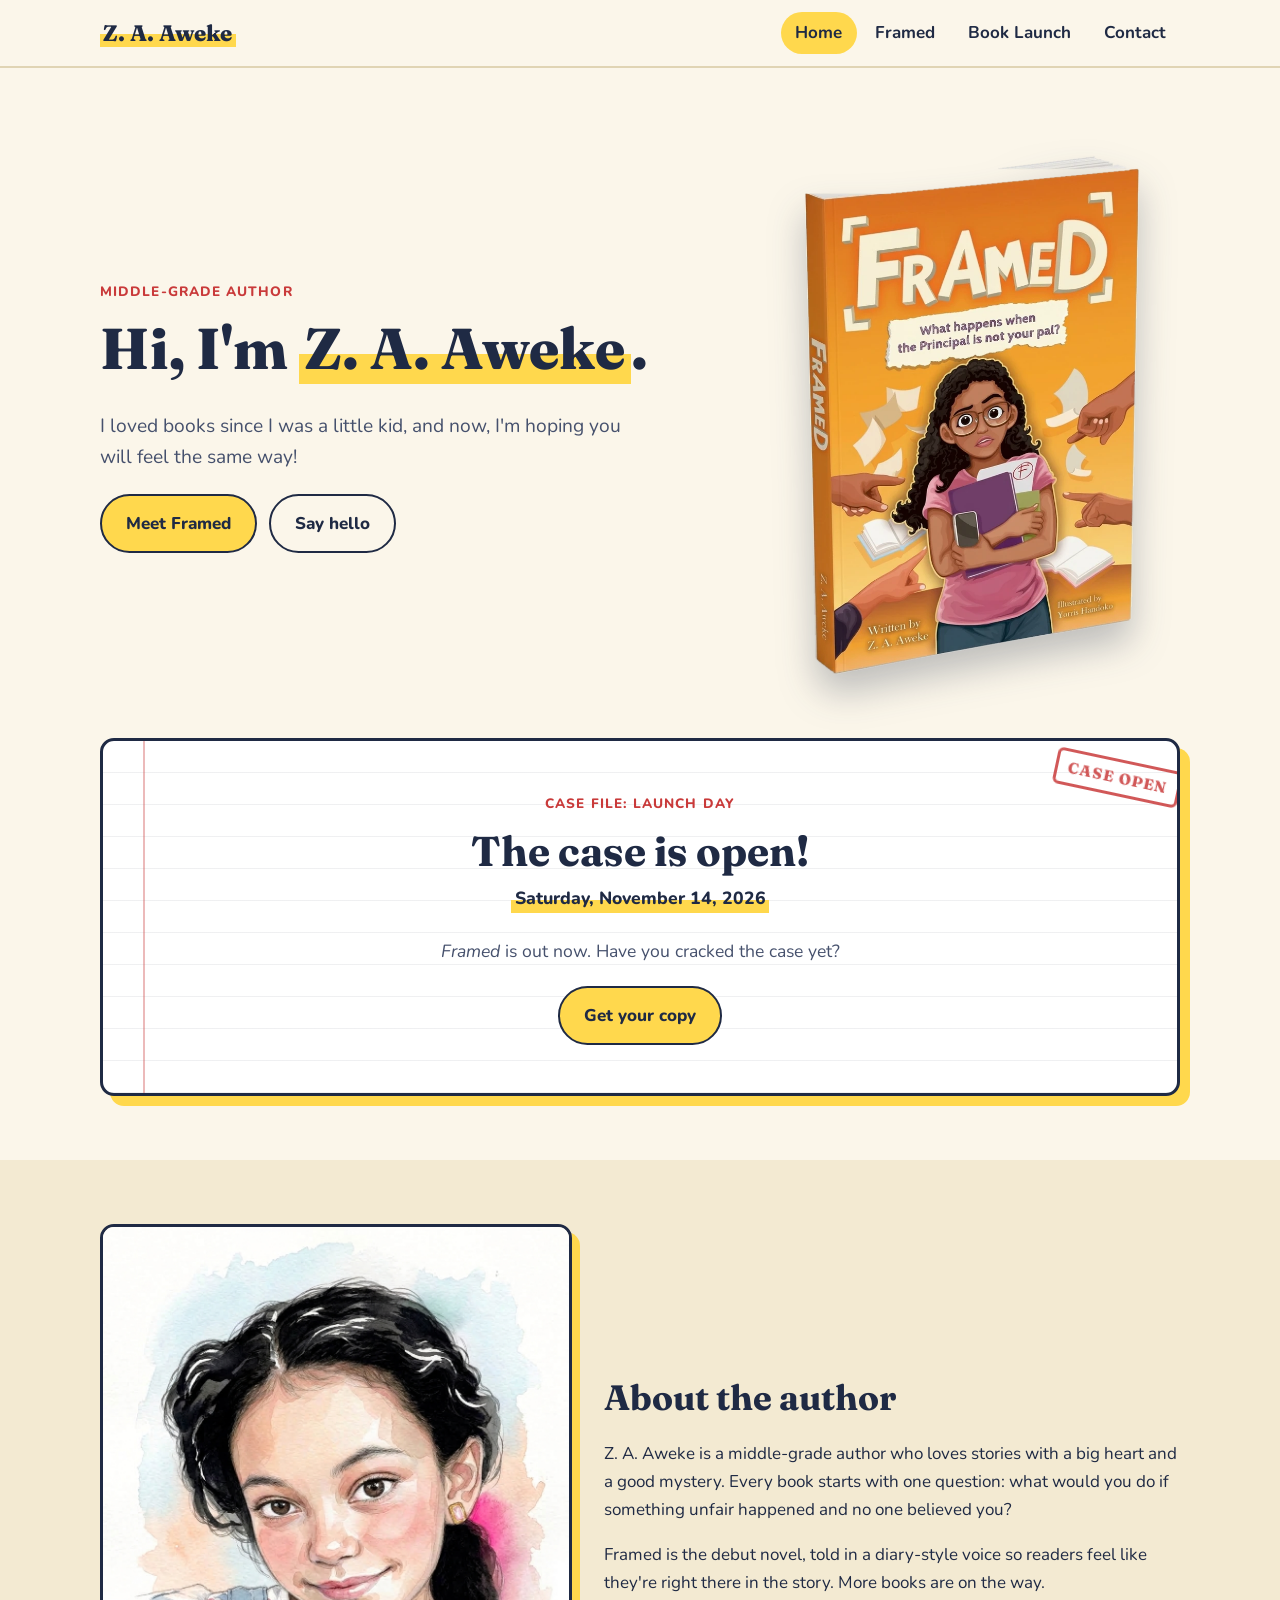
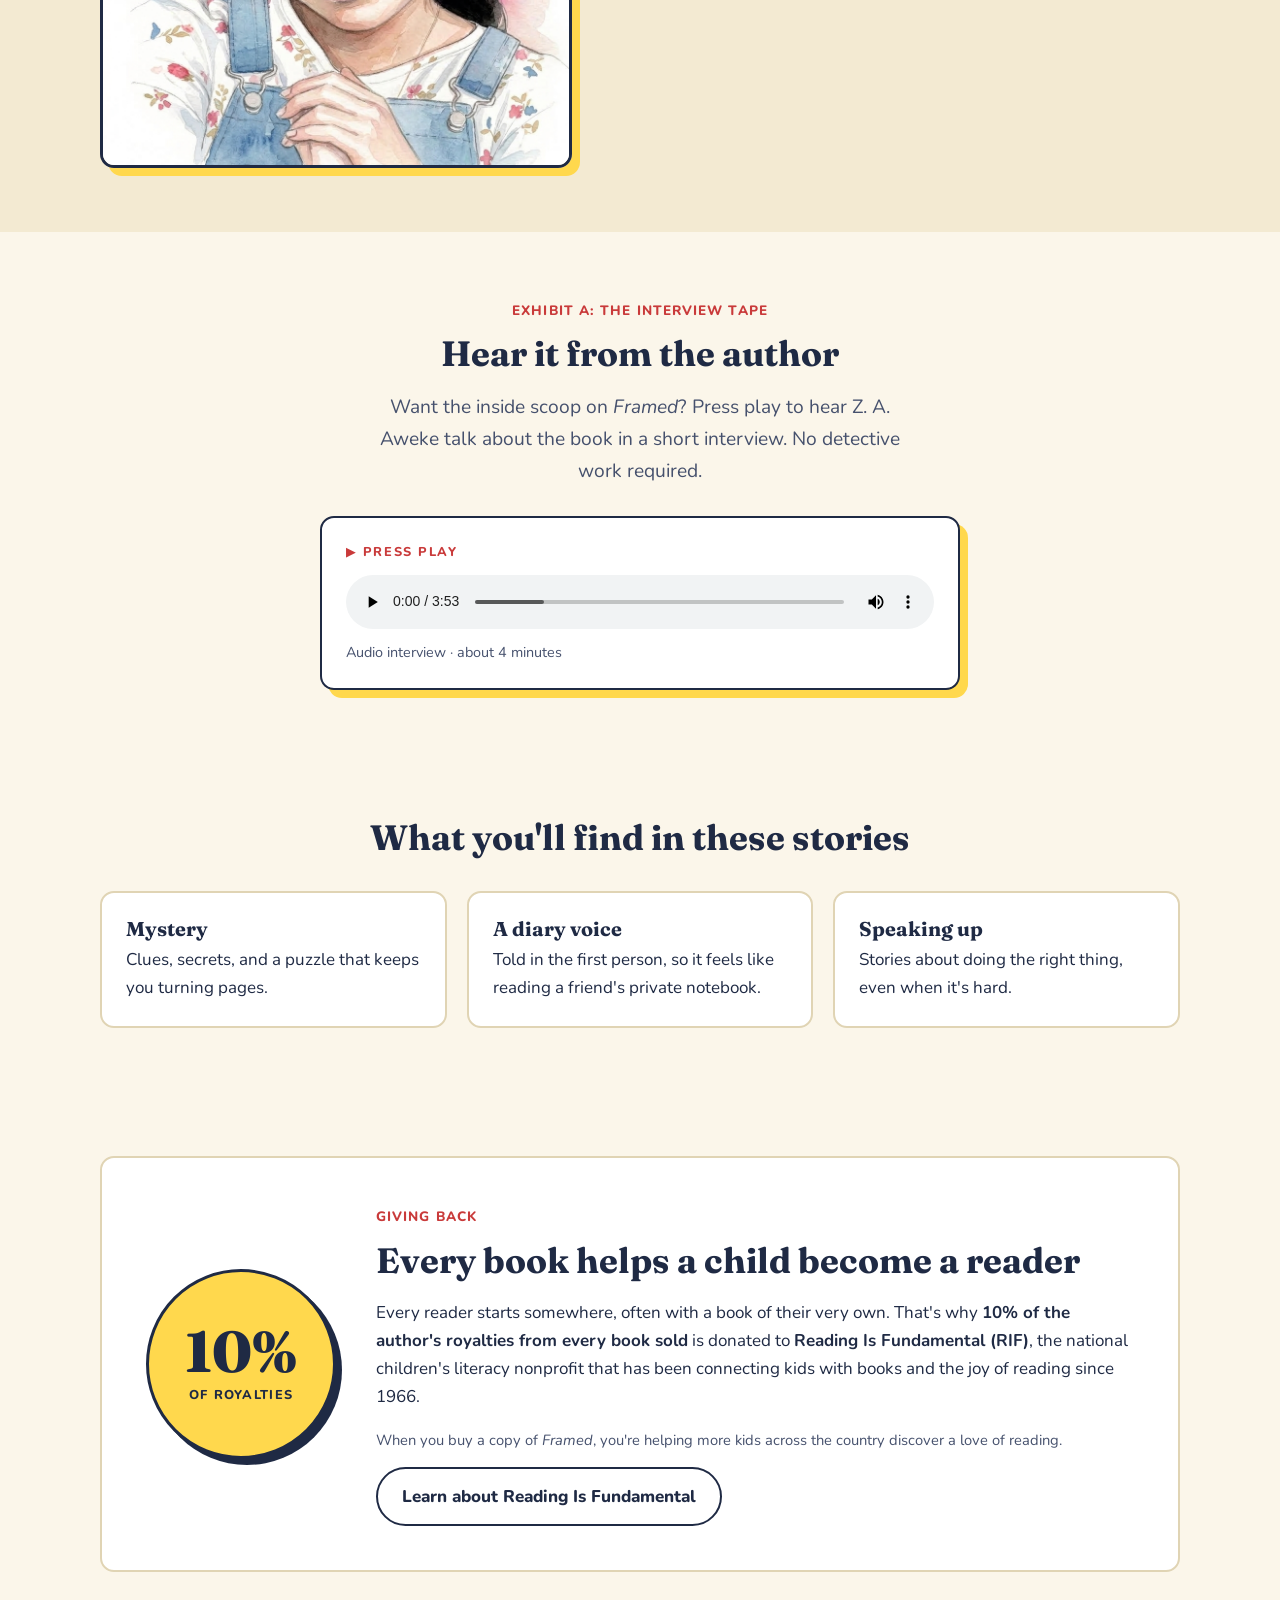
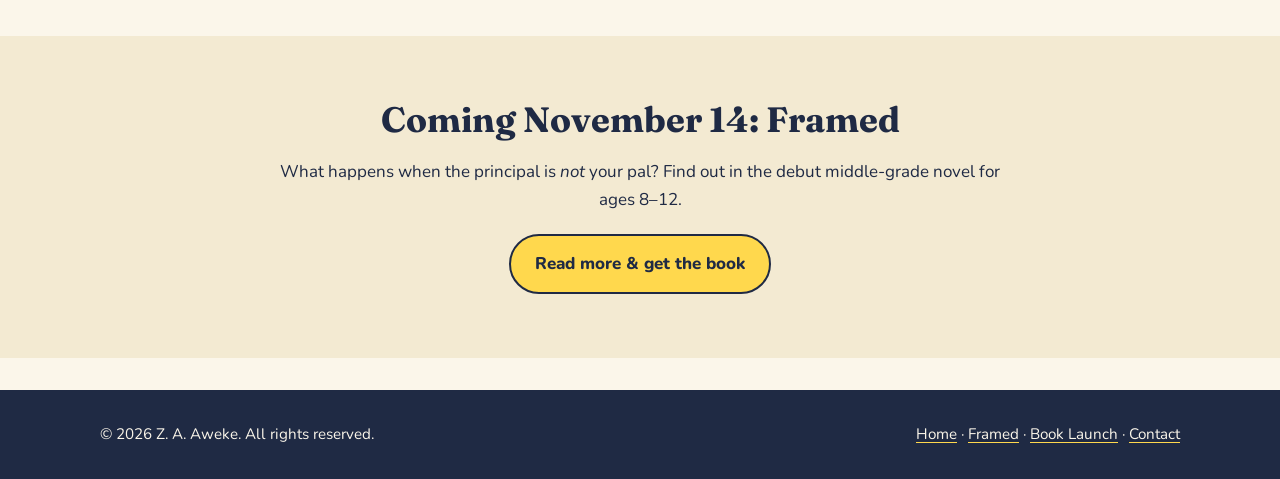
<file: index.html>
<!DOCTYPE html>
<html lang="en">
<head>
  <meta charset="utf-8">
  <meta name="viewport" content="width=device-width, initial-scale=1">
  <title>Z. A. Aweke | Middle-Grade Author</title>
  <meta name="description" content="Official site of middle-grade author Z. A. Aweke, author of Framed: What happens when the principal is not your pal?">
  <meta property="og:type" content="website">
  <meta property="og:title" content="Z. A. Aweke | Middle-Grade Author">
  <meta property="og:description" content="Diary-style middle-grade mysteries about fairness, friendship, and speaking up. Home of Framed">
  <meta property="og:url" content="https://honeybookery.com/">
  <meta property="og:image" content="https://honeybookery.com/images/framed-cover.jpg">
  <meta name="twitter:card" content="summary_large_image">
  <link rel="icon" href="favicon.svg" type="image/svg+xml">
  <link rel="preconnect" href="https://fonts.googleapis.com">
  <link rel="preconnect" href="https://fonts.gstatic.com" crossorigin>
  <link href="https://fonts.googleapis.com/css2?family=Fraunces:opsz,wght@9..144,600;9..144,800&family=Nunito:wght@400;700;800&display=swap" rel="stylesheet">
  <link rel="stylesheet" href="css/style.css?v=5">
  <style>
    /* "Hear it from the author" interview player (homepage only) */
    .interview { text-align: center; }
    .interview .lede { margin-inline: auto; }
    .interview-card {
      max-width: 640px;
      margin: 1.75rem auto 0;
      padding: 1.5rem;
      background: var(--surface);
      border: 2px solid var(--ink);
      border-radius: var(--radius);
      box-shadow: 8px 8px 0 var(--accent);
      display: grid;
      gap: 0.75rem;
      text-align: left;
    }
    .interview-label {
      font-weight: 800;
      font-size: 0.8rem;
      letter-spacing: 0.12em;
      text-transform: uppercase;
      color: var(--pop);
      margin: 0;
    }
    .interview-card audio { width: 100%; }
    .interview-meta { font-size: 0.9rem; color: var(--ink-soft); margin: 0; }
  </style>
</head>
<body>
  <a class="skip-link" href="#main">Skip to main content</a>

  <!-- Event banner. Hides itself automatically after the event (see data-hide-after;
       2026-11-15T00:00:00-06:00 = midnight Central after Nov 14). Delete this block any time. -->
  <aside class="event-banner" id="event-banner" aria-label="Event announcement" data-hide-after="2026-11-15T00:00:00-06:00">
    <a href="launch.html">Join us <strong>Nov 14</strong> for the FRAMED Book Launch &amp; Movie Morning! Free, seats limited. <span class="cta">Reserve your seat &rarr;</span></a>
  </aside>
  <script>
    (function () {
      var b = document.getElementById("event-banner");
      var end = b && new Date(b.getAttribute("data-hide-after")).getTime();
      if (b && Date.now() >= end) b.hidden = true;
    })();
  </script>

  <header class="site-header">
    <div class="wrap">
      <a class="brand" href="index.html"><span>Z. A. Aweke</span></a>
      <nav class="site-nav" aria-label="Main">
        <ul>
          <li><a href="index.html" aria-current="page">Home</a></li>
          <li><a href="framed.html">Framed</a></li>
          <li><a href="launch.html">Book Launch</a></li>
          <li><a href="contact.html">Contact</a></li>
        </ul>
      </nav>
    </div>
  </header>

  <main id="main">
    <section class="hero">
      <div class="wrap">
        <div>
          <span class="eyebrow">Middle-grade author</span>
          <h1>Hi, I'm <span class="hl">Z. A. Aweke</span>.</h1>
          <p class="lede">I loved books since I was a little kid, and now, I'm hoping you will feel the same way!</p>
          <div class="btn-row">
            <a class="btn btn-accent" href="framed.html">Meet Framed</a>
            <a class="btn btn-outline" href="contact.html">Say hello</a>
          </div>
        </div>
        <div>
          <a href="framed.html" aria-label="See the book Framed">
            <img class="book-mock" src="images/framed-book.webp" width="680" height="1039" alt="Paperback copy of Framed: What happens when the principal is not your pal? The cover shows an illustrated girl with curly hair and glasses hugging her books while hands point at her.">
          </a>
        </div>
      </div>
    </section>

    <!-- Launch countdown. To change the date/time, edit data-launch below
         (ISO format with the Central Time offset, e.g. 2026-11-14T14:00:00-06:00). -->
    <section class="launch" id="launch" aria-labelledby="launch-title">
      <div class="wrap">
        <div class="case-file" data-countdown data-launch="2026-11-14T00:00:00-06:00">
          <span class="stamp" aria-hidden="true" data-cd-stamp>Top secret</span>
          <span class="eyebrow">Case file: launch day</span>
          <h2 id="launch-title" data-cd-title>The case opens in&hellip;</h2>
          <p class="launch-date">Saturday, November 14, 2026</p>

          <ol class="cd-grid" data-cd-clock aria-hidden="true">
            <li class="cd-unit"><span class="cd-num" data-unit="days">--</span><span class="cd-label">Days</span></li>
            <li class="cd-unit"><span class="cd-num" data-unit="hours">--</span><span class="cd-label">Hours</span></li>
            <li class="cd-unit"><span class="cd-num" data-unit="minutes">--</span><span class="cd-label">Minutes</span></li>
            <li class="cd-unit"><span class="cd-num" data-unit="seconds">--</span><span class="cd-label">Seconds</span></li>
          </ol>
          <p class="sr-only" data-cd-sr aria-live="polite">Framed launches Saturday, November 14, 2026.</p>

          <p class="launch-note" data-cd-note>Mark your calendar &mdash; <em>Framed</em> launches during Children's Book Week!</p>
          <div class="btn-row">
            <a class="btn btn-accent" data-cd-ics href="#" download="framed-launch.ics">Add to my calendar</a>
            <a class="btn btn-outline" href="framed.html" data-cd-more>Get the scoop</a>
          </div>
        </div>
      </div>
    </section>

    <section class="section alt" id="about">
      <div class="wrap bio-layout">
        <!-- Bio image: images/author-portrait.jpg. Swap the file (or remove this figure) any time. -->
        <figure class="bio-photo">
          <img src="images/author-portrait.jpg" width="800" height="841" alt="Illustrated portrait of Z. A. Aweke smiling" loading="lazy">
        </figure>
        <div class="bio-text">
          <h2>About the author</h2>
          <!-- TODO: replace with the approved pen-name bio. Keep it free of real name, school, and location. -->
          <p>Z. A. Aweke is a middle-grade author who loves stories with a big heart and a good mystery. Every book starts with one question: what would you do if something unfair happened and no one believed you?</p>
          <p>Framed is the debut novel, told in a diary-style voice so readers feel like they're right there in the story. More books are on the way.</p>
        </div>
      </div>
    </section>

    <!-- Author interview audio. File: audio/framed-author-interview.mp3 -->
    <section class="section interview" id="interview" aria-labelledby="interview-title">
      <div class="narrow">
        <span class="eyebrow">Exhibit A: the interview tape</span>
        <h2 id="interview-title">Hear it from the author</h2>
        <p class="lede">Want the inside scoop on <em>Framed</em>? Press play to hear Z.&nbsp;A. Aweke talk about the book in a short interview. No detective work required.</p>
        <div class="interview-card">
          <p class="interview-label">&#9654; Press play</p>
          <audio controls preload="metadata" aria-label="Interview with author Z. A. Aweke">
            <source src="audio/framed-author-interview.mp3?v=5" type="audio/mpeg">
            Your browser can't play this audio. <a href="audio/framed-author-interview.mp3">Download the interview</a>.
          </audio>
          <p class="interview-meta">Audio interview &middot; about 4 minutes</p>
        </div>
      </div>
    </section>

    <section class="section">
      <div class="wrap">
        <h2 class="section-title">What you'll find in these stories</h2>
        <div class="grid-3">
          <div class="card">
            <h3>Mystery</h3>
            <p>Clues, secrets, and a puzzle that keeps you turning pages.</p>
          </div>
          <div class="card">
            <h3>A diary voice</h3>
            <p>Told in the first person, so it feels like reading a friend's private notebook.</p>
          </div>
          <div class="card">
            <h3>Speaking up</h3>
            <p>Stories about doing the right thing, even when it's hard.</p>
          </div>
        </div>
      </div>
    </section>

    <section class="section" id="giving" aria-labelledby="giving-title">
      <div class="wrap">
        <div class="giving">
          <div class="giving-figure" aria-hidden="true">
            <span class="giving-pct">10%</span>
            <span class="giving-cap">of royalties</span>
          </div>
          <div class="giving-body">
            <span class="eyebrow">Giving back</span>
            <h2 id="giving-title">Every book helps a child become a reader</h2>
            <p>Every reader starts somewhere, often with a book of their very own. That's why <strong>10% of the author's royalties from every book sold</strong> is donated to <strong>Reading Is Fundamental (RIF)</strong>, the national children's literacy nonprofit that has been connecting kids with books and the joy of reading since 1966.</p>
            <p class="small">When you buy a copy of <em>Framed</em>, you're helping more kids across the country discover a love of reading.</p>
            <div class="btn-row">
              <a class="btn btn-outline" href="https://www.rif.org/" target="_blank" rel="noopener noreferrer">Learn about Reading Is Fundamental<span class="sr-only"> (opens in a new tab)</span></a>
            </div>
          </div>
        </div>
      </div>
    </section>

    <section class="section alt">
      <div class="narrow" style="text-align:center">
        <h2>Coming November 14: Framed</h2>
        <p>What happens when the principal is <em>not</em> your pal? Find out in the debut middle-grade novel for ages 8&ndash;12.</p>
        <div class="btn-row" style="justify-content:center">
          <a class="btn btn-accent" href="framed.html">Read more &amp; get the book</a>
        </div>
      </div>
    </section>
  </main>

  <footer class="site-footer">
    <div class="wrap">
      <span>&copy; 2026 Z. A. Aweke. All rights reserved.</span>
      <nav aria-label="Footer">
        <a href="index.html">Home</a> &middot; <a href="framed.html">Framed</a> &middot; <a href="launch.html">Book Launch</a> &middot; <a href="contact.html">Contact</a>
      </nav>
    </div>
  </footer>
  <script src="js/countdown.js?v=2"></script>
</body>
</html>
</file>
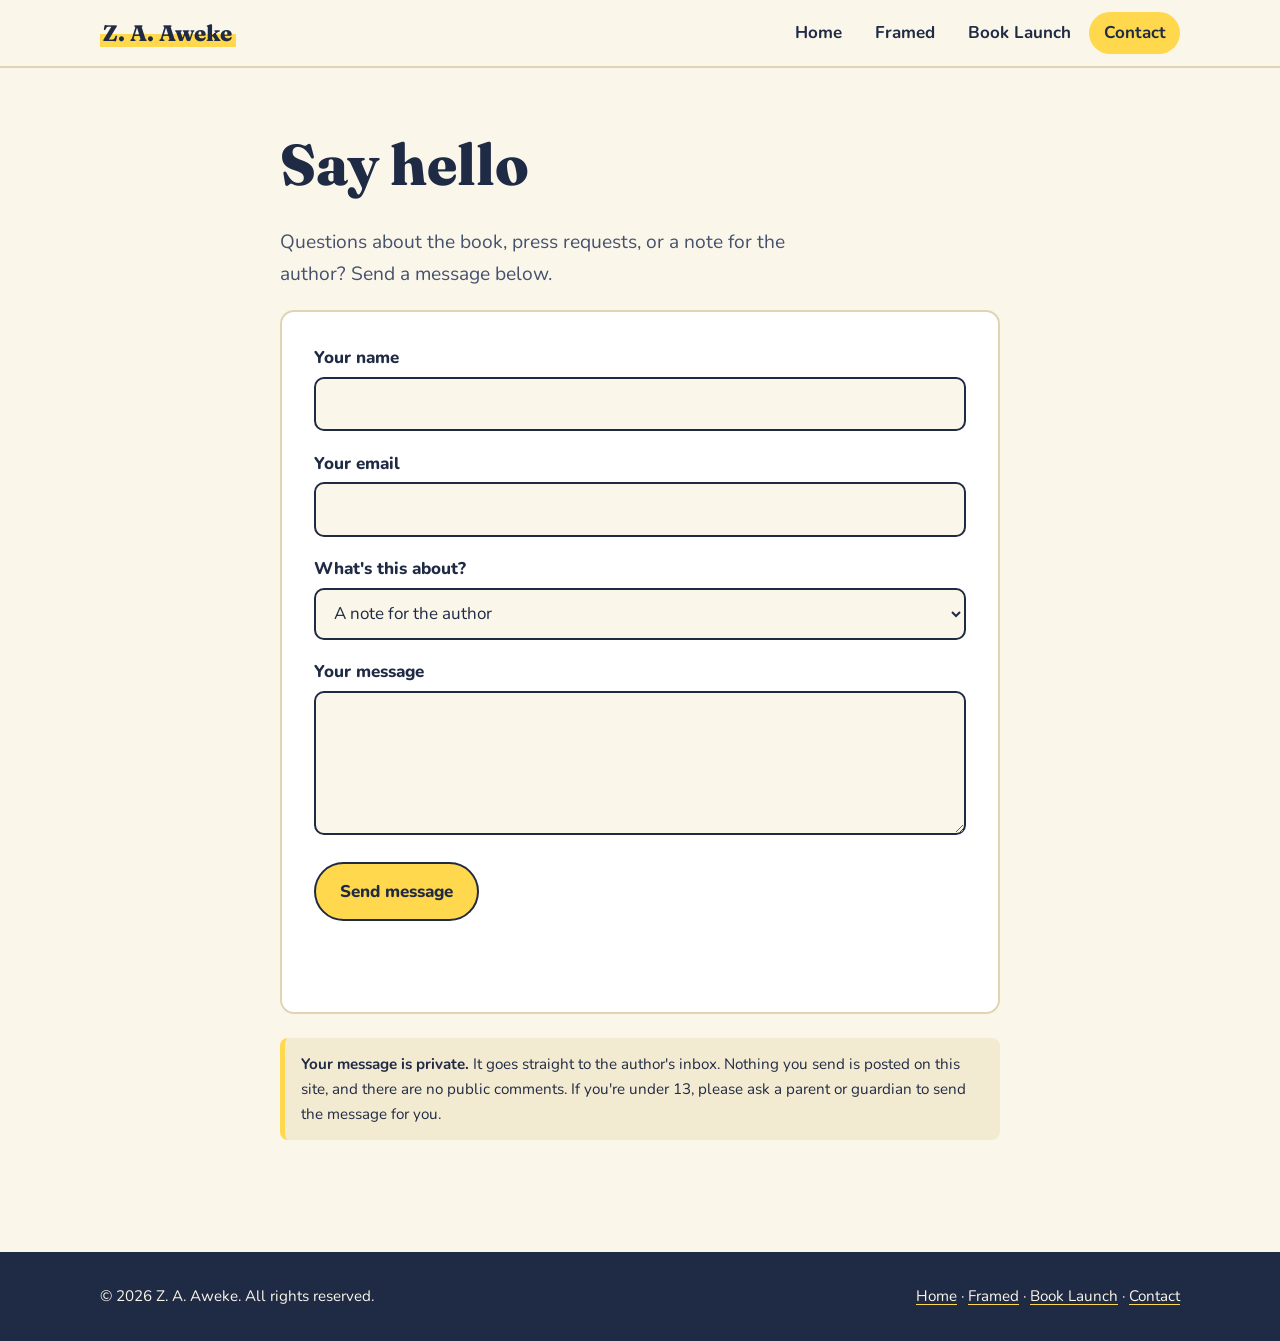
<file: contact.html>
<!DOCTYPE html>
<html lang="en">
<head>
  <meta charset="utf-8">
  <meta name="viewport" content="width=device-width, initial-scale=1">
  <title>Contact | Z. A. Aweke</title>
  <meta name="description" content="Send a private message to author Z. A. Aweke.">
  <meta property="og:title" content="Contact | Z. A. Aweke">
  <meta property="og:url" content="https://honeybookery.com/contact.html">
  <link rel="icon" href="favicon.svg" type="image/svg+xml">
  <link rel="preconnect" href="https://fonts.googleapis.com">
  <link rel="preconnect" href="https://fonts.gstatic.com" crossorigin>
  <link href="https://fonts.googleapis.com/css2?family=Fraunces:opsz,wght@9..144,600;9..144,800&family=Nunito:wght@400;700;800&display=swap" rel="stylesheet">
  <link rel="stylesheet" href="css/style.css">
</head>
<body>
  <a class="skip-link" href="#main">Skip to main content</a>

  <header class="site-header">
    <div class="wrap">
      <a class="brand" href="index.html"><span>Z. A. Aweke</span></a>
      <nav class="site-nav" aria-label="Main">
        <ul>
          <li><a href="index.html">Home</a></li>
          <li><a href="framed.html">Framed</a></li>
          <li><a href="launch.html">Book Launch</a></li>
          <li><a href="contact.html" aria-current="page">Contact</a></li>
        </ul>
      </nav>
    </div>
  </header>

  <main id="main">
    <section class="section">
      <div class="narrow">
        <h1>Say hello</h1>
        <p class="lede">Questions about the book, press requests, or a note for the author? Send a message below.</p>

        <div class="form-card">
          <!--
            Formspree form "honeybookery contact": submissions are emailed to
            info@honeybookery.com. Nothing is displayed publicly on this site.
          -->
          <form id="contact-form" action="https://formspree.io/f/maeqedzz" method="POST">
            <input type="hidden" name="_subject" value="New message from honeybookery.com">
            <div class="field">
              <label for="name">Your name</label>
              <input type="text" id="name" name="name" autocomplete="name" required>
            </div>
            <div class="field">
              <label for="email">Your email</label>
              <input type="email" id="email" name="email" autocomplete="email" required>
            </div>
            <div class="field">
              <label for="topic">What's this about?</label>
              <select id="topic" name="topic">
                <option>A note for the author</option>
                <option>Press or media</option>
                <option>Schools, libraries, or bookstores</option>
                <option>Something else</option>
              </select>
            </div>
            <div class="field">
              <label for="message">Your message</label>
              <textarea id="message" name="message" required></textarea>
            </div>

            <!-- Spam trap: real people never see or fill this in.
                 display:none (not off-screen) so browser autofill skips it. -->
            <div class="hp" aria-hidden="true" style="display:none">
              <label for="_gotcha">Leave this field empty</label>
              <input type="text" id="_gotcha" name="_gotcha" tabindex="-1" autocomplete="off">
            </div>

            <button class="btn btn-accent" type="submit" id="submit-btn">Send message</button>
            <p class="form-status" id="form-status" role="status" aria-live="polite"></p>
          </form>
        </div>

        <p class="note"><strong>Your message is private.</strong> It goes straight to the author's inbox. Nothing you send is posted on this site, and there are no public comments. If you're under 13, please ask a parent or guardian to send the message for you.</p>
      </div>
    </section>
  </main>

  <footer class="site-footer">
    <div class="wrap">
      <span>&copy; 2026 Z. A. Aweke. All rights reserved.</span>
      <nav aria-label="Footer">
        <a href="index.html">Home</a> &middot; <a href="framed.html">Framed</a> &middot; <a href="launch.html">Book Launch</a> &middot; <a href="contact.html">Contact</a>
      </nav>
    </div>
  </footer>

  <script src="js/contact.js?v=2"></script>
</body>
</html>
</file>
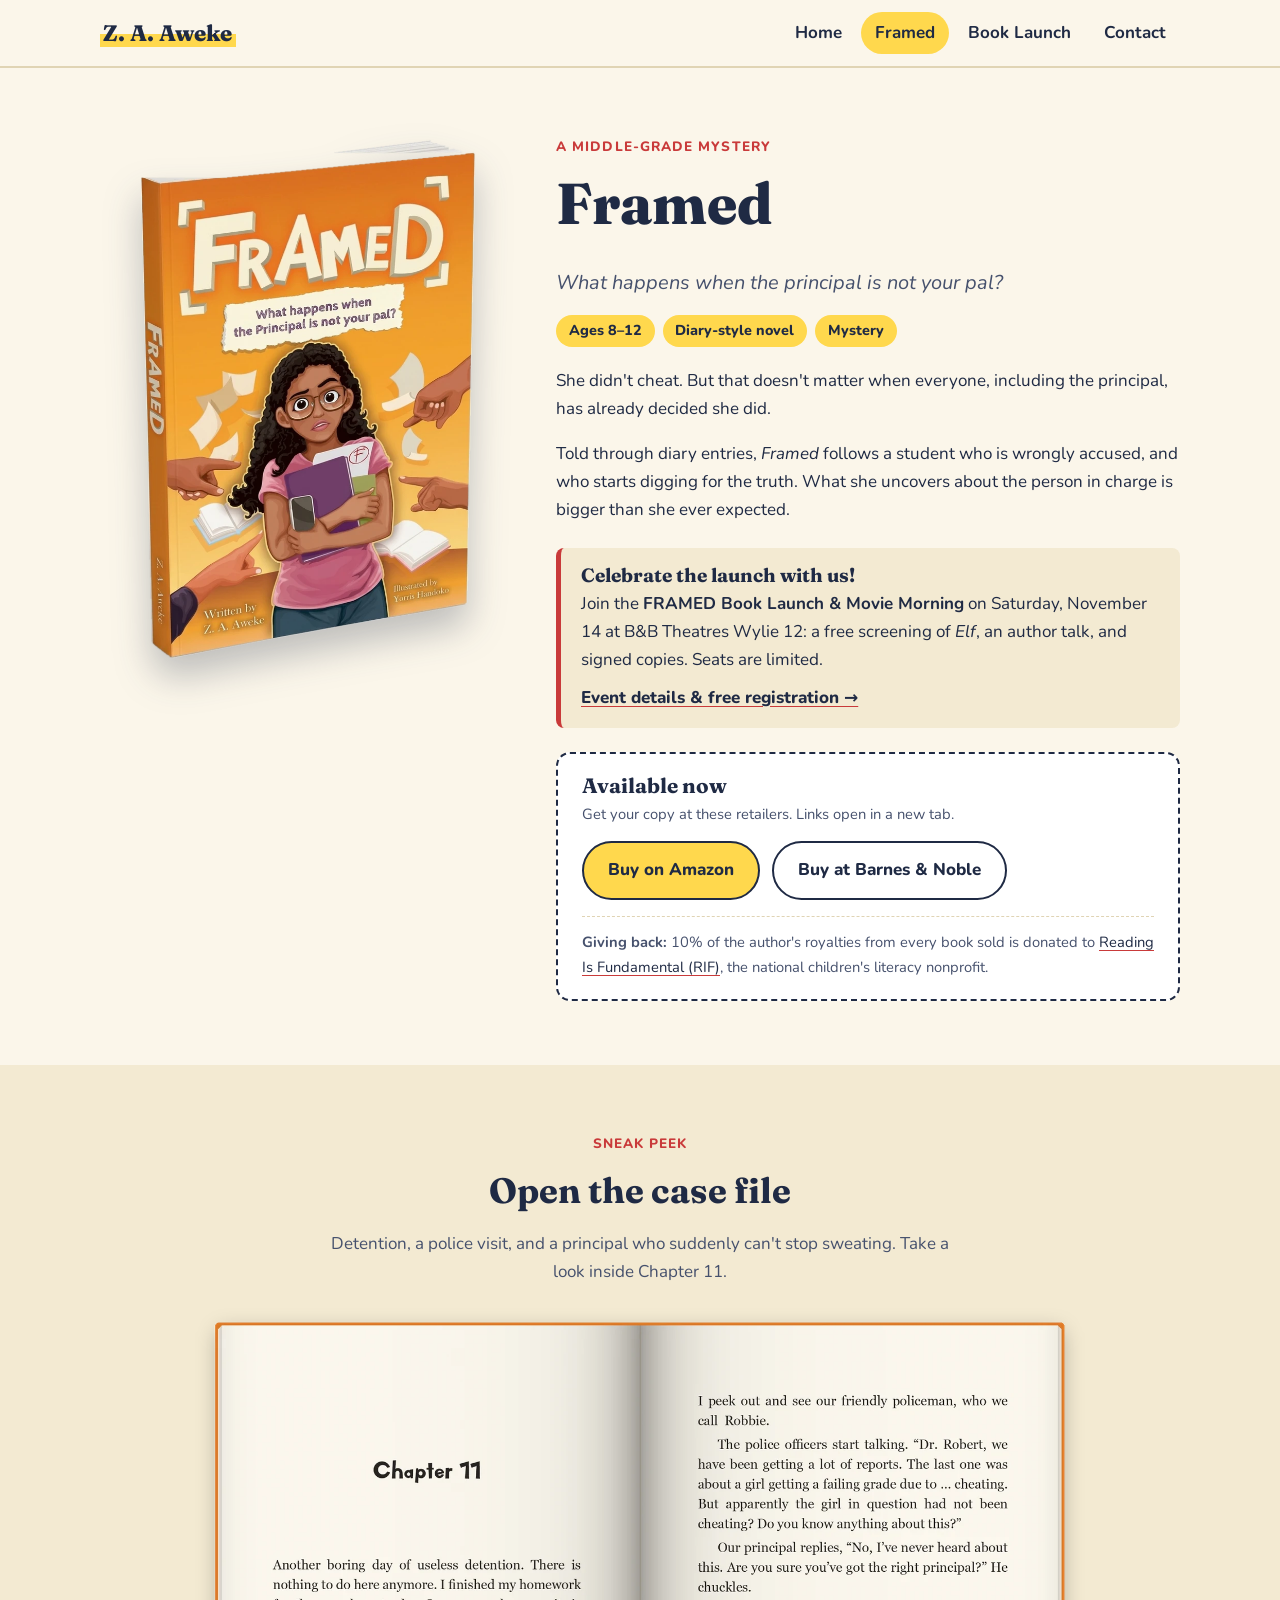
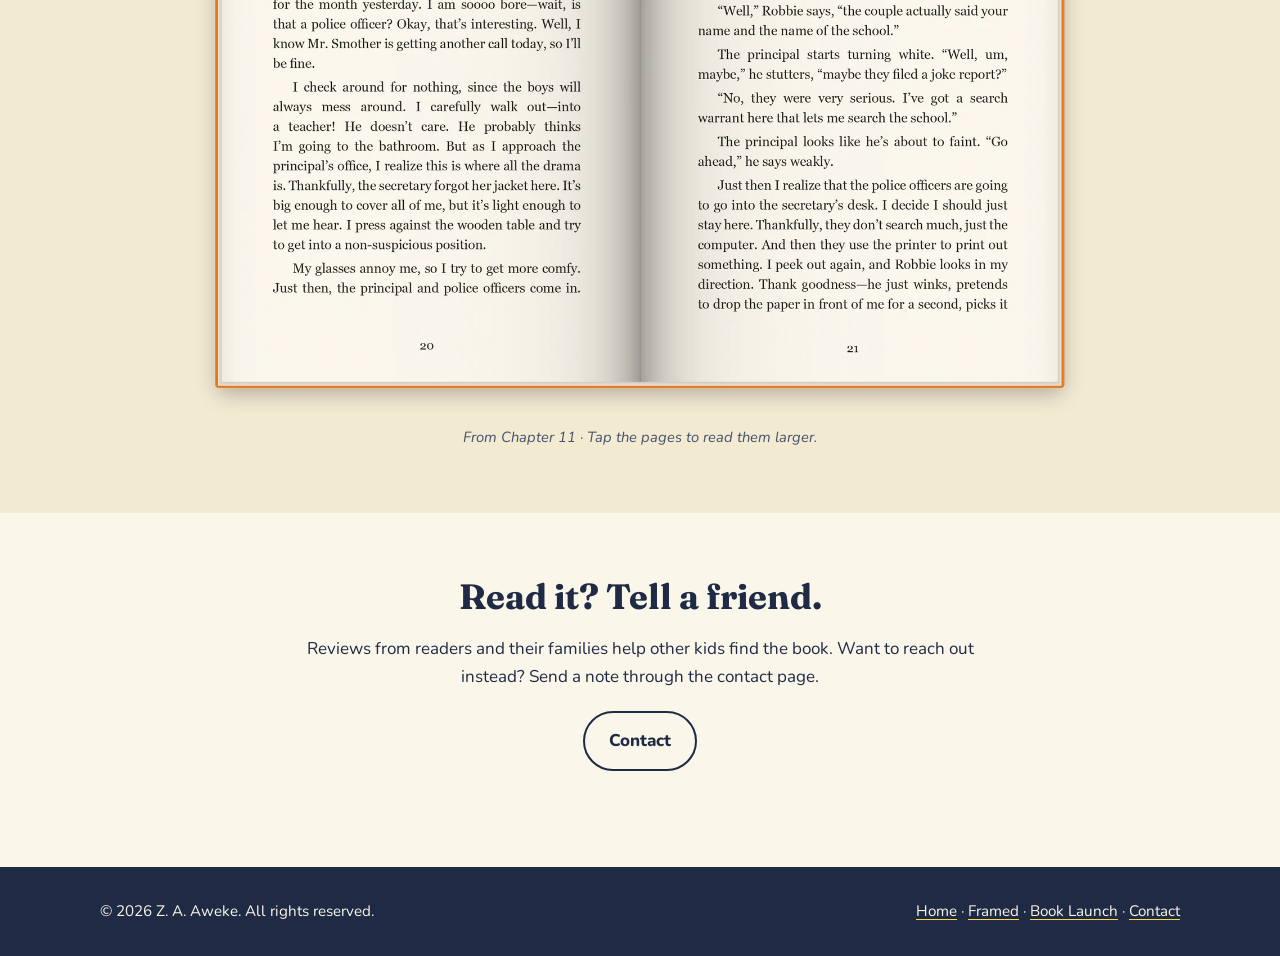
<file: framed.html>
<!DOCTYPE html>
<html lang="en">
<head>
  <meta charset="utf-8">
  <meta name="viewport" content="width=device-width, initial-scale=1">
  <title>Framed | Z. A. Aweke</title>
  <meta name="description" content="Framed: What happens when the principal is not your pal? A diary-style middle-grade mystery by Z. A. Aweke, for ages 8-12.">
  <meta property="og:type" content="book">
  <meta property="og:title" content="Framed: What happens when the principal is not your pal?">
  <meta property="og:description" content="A diary-style middle-grade mystery by Z. A. Aweke.">
  <meta property="og:url" content="https://honeybookery.com/framed.html">
  <meta property="og:image" content="https://honeybookery.com/images/framed-cover.jpg">
  <meta name="twitter:card" content="summary_large_image">
  <link rel="icon" href="favicon.svg" type="image/svg+xml">
  <link rel="preconnect" href="https://fonts.googleapis.com">
  <link rel="preconnect" href="https://fonts.gstatic.com" crossorigin>
  <link href="https://fonts.googleapis.com/css2?family=Fraunces:opsz,wght@9..144,600;9..144,800&family=Nunito:wght@400;700;800&display=swap" rel="stylesheet">
  <link rel="stylesheet" href="css/style.css?v=6">
</head>
<body>
  <a class="skip-link" href="#main">Skip to main content</a>

  <header class="site-header">
    <div class="wrap">
      <a class="brand" href="index.html"><span>Z. A. Aweke</span></a>
      <nav class="site-nav" aria-label="Main">
        <ul>
          <li><a href="index.html">Home</a></li>
          <li><a href="framed.html" aria-current="page">Framed</a></li>
          <li><a href="launch.html">Book Launch</a></li>
          <li><a href="contact.html">Contact</a></li>
        </ul>
      </nav>
    </div>
  </header>

  <main id="main">
    <section class="section">
      <div class="wrap book-layout">
        <div>
          <img class="book-mock" src="images/framed-book.webp" width="680" height="1039" alt="Paperback copy of Framed: What happens when the principal is not your pal? The cover shows an illustrated girl with curly hair and glasses hugging her books while hands point at her.">
        </div>

        <div>
          <span class="eyebrow">A middle-grade mystery</span>
          <h1>Framed</h1>
          <p class="book-sub">What happens when the principal is not your pal?</p>

          <ul class="tags" aria-label="Book details">
            <li>Ages 8&ndash;12</li>
            <li>Diary-style novel</li>
            <li>Mystery</li>
          </ul>

          <!-- TODO: replace this blurb with the official back-cover copy. -->
          <p>She didn't cheat. But that doesn't matter when everyone, including the principal, has already decided she did.</p>
          <p>Told through diary entries, <em>Framed</em> follows a student who is wrongly accused, and who starts digging for the truth. What she uncovers about the person in charge is bigger than she ever expected.</p>

          <aside class="event-callout" aria-labelledby="event-callout-title">
            <h2 id="event-callout-title">Celebrate the launch with us!</h2>
            <p>Join the <strong>FRAMED Book Launch &amp; Movie Morning</strong> on Saturday, November 14 at B&amp;B Theatres Wylie 12: a free screening of <em>Elf</em>, an author talk, and signed copies. Seats are limited.</p>
            <p><a href="launch.html">Event details &amp; free registration &rarr;</a></p>
          </aside>

          <div class="buy-box" id="buy">
            <h2>Available now</h2>
            <p class="small">Get your copy at these retailers. Links open in a new tab.</p>
            <div class="btn-row">
              <a class="btn btn-accent" href="https://www.amazon.com/dp/195920212X" target="_blank" rel="noopener noreferrer">Buy on Amazon<span class="sr-only"> (opens in a new tab)</span></a>
              <a class="btn btn-outline" href="https://www.barnesandnoble.com/w/framed-z-a-aweke/1151624451?ean=9781959202127" target="_blank" rel="noopener noreferrer">Buy at Barnes &amp; Noble<span class="sr-only"> (opens in a new tab)</span></a>
            </div>
            <p class="giving-note"><strong>Giving back:</strong> 10% of the author's royalties from every book sold is donated to <a href="https://www.rif.org/" target="_blank" rel="noopener noreferrer">Reading Is Fundamental (RIF)<span class="sr-only"> (opens in a new tab)</span></a>, the national children's literacy nonprofit.</p>
          </div>
        </div>
      </div>
    </section>

    <!-- Sneak peek: open-book spread of Chapter 11 (pages 20-21) -->
    <section class="section alt sneak-peek" id="sneak-peek" aria-labelledby="sneak-peek-title">
      <div class="wrap">
        <div class="sneak-peek-head">
          <span class="eyebrow">Sneak peek</span>
          <h2 id="sneak-peek-title">Open the case file</h2>
          <p>Detention, a police visit, and a principal who suddenly can't stop sweating. Take a look inside Chapter&nbsp;11.</p>
        </div>
        <figure class="sneak-peek-figure">
          <a href="images/framed-sneak-peek.webp" target="_blank" rel="noopener">
            <img src="images/framed-sneak-peek.webp" width="1600" height="1277" loading="lazy" alt="An open copy of Framed showing pages 20 and 21, the start of Chapter 11. Stuck in detention, the narrator sneaks toward the principal's office, hides under the secretary's jacket, and overhears police officers questioning the principal about reports that a girl was given a failing grade for cheating she didn't do.">
            <span class="sr-only"> (opens a larger view in a new tab)</span>
          </a>
          <figcaption>From Chapter 11 &middot; Tap the pages to read them larger.</figcaption>
        </figure>
      </div>
    </section>

    <section class="section">
      <div class="narrow" style="text-align:center">
        <h2>Read it? Tell a friend.</h2>
        <p>Reviews from readers and their families help other kids find the book. Want to reach out instead? Send a note through the contact page.</p>
        <div class="btn-row" style="justify-content:center">
          <a class="btn btn-outline" href="contact.html">Contact</a>
        </div>
      </div>
    </section>
  </main>

  <footer class="site-footer">
    <div class="wrap">
      <span>&copy; 2026 Z. A. Aweke. All rights reserved.</span>
      <nav aria-label="Footer">
        <a href="index.html">Home</a> &middot; <a href="framed.html">Framed</a> &middot; <a href="launch.html">Book Launch</a> &middot; <a href="contact.html">Contact</a>
      </nav>
    </div>
  </footer>
</body>
</html>
</file>
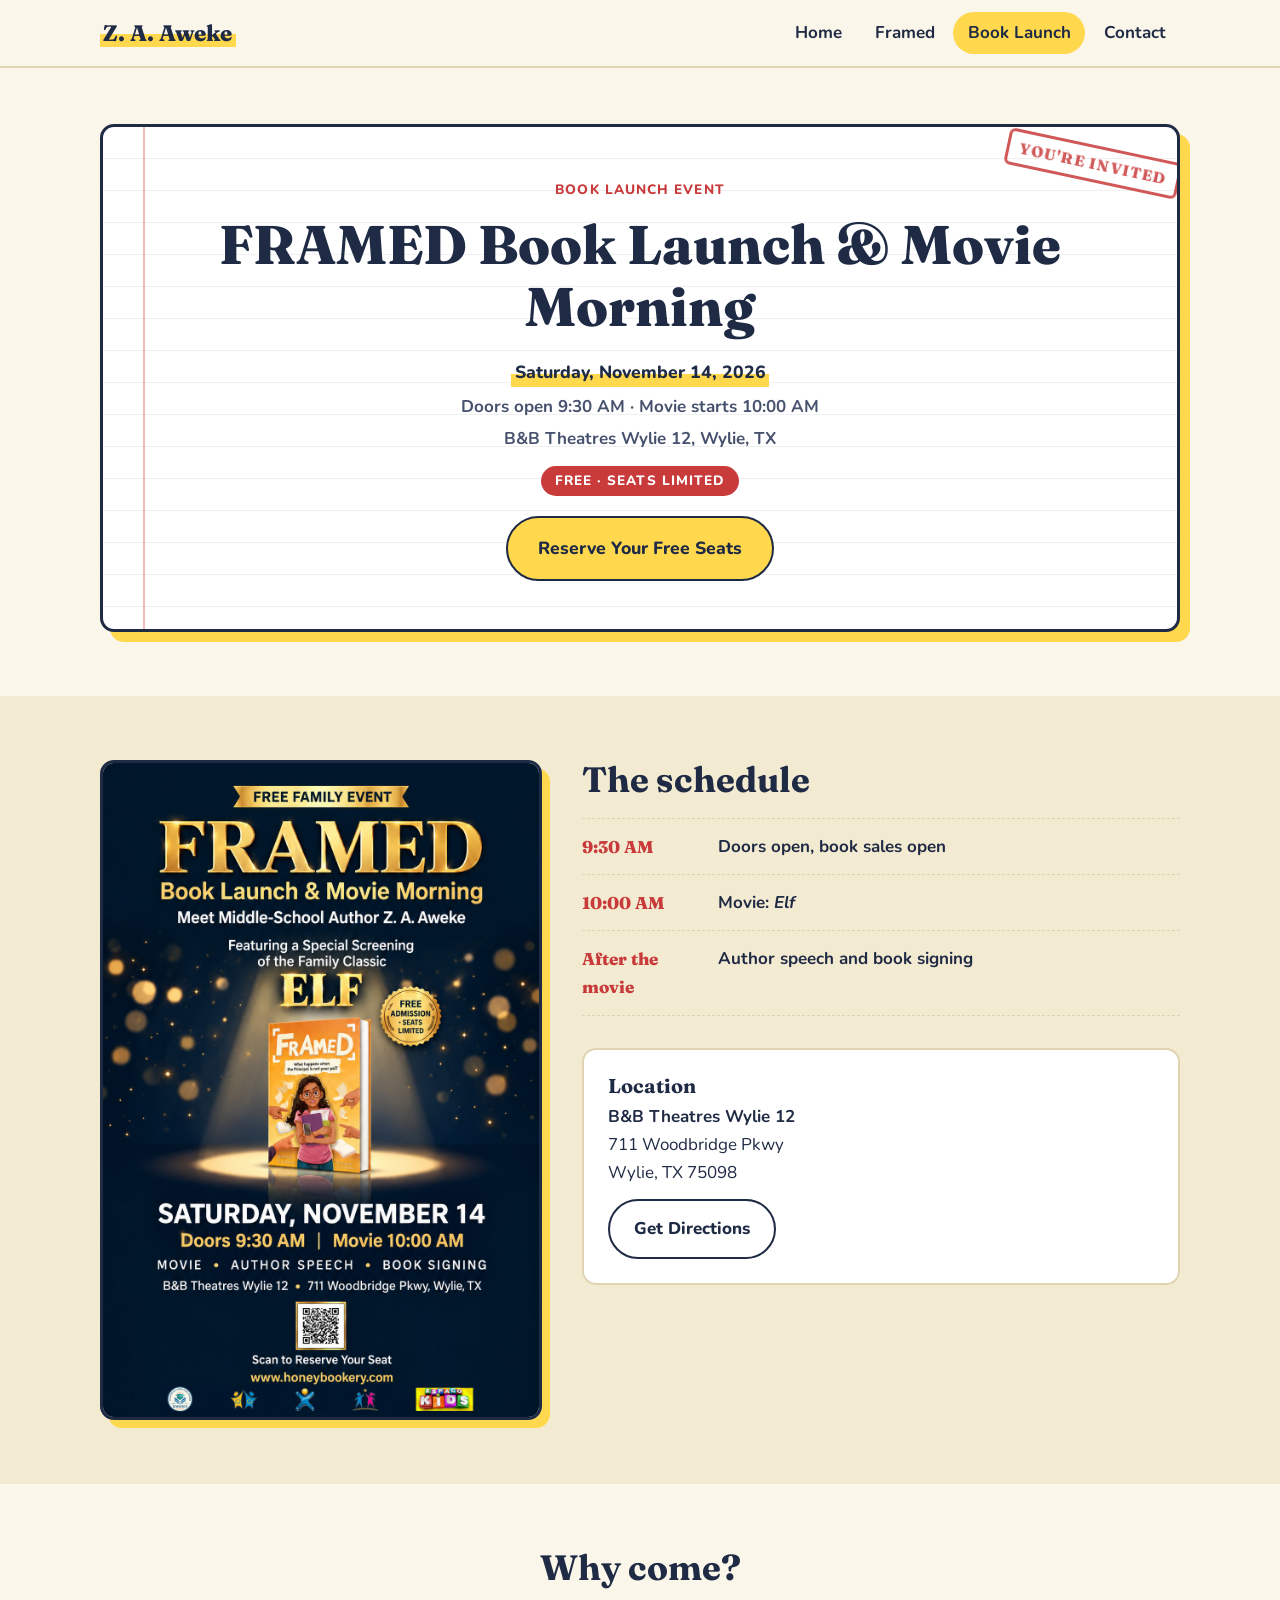
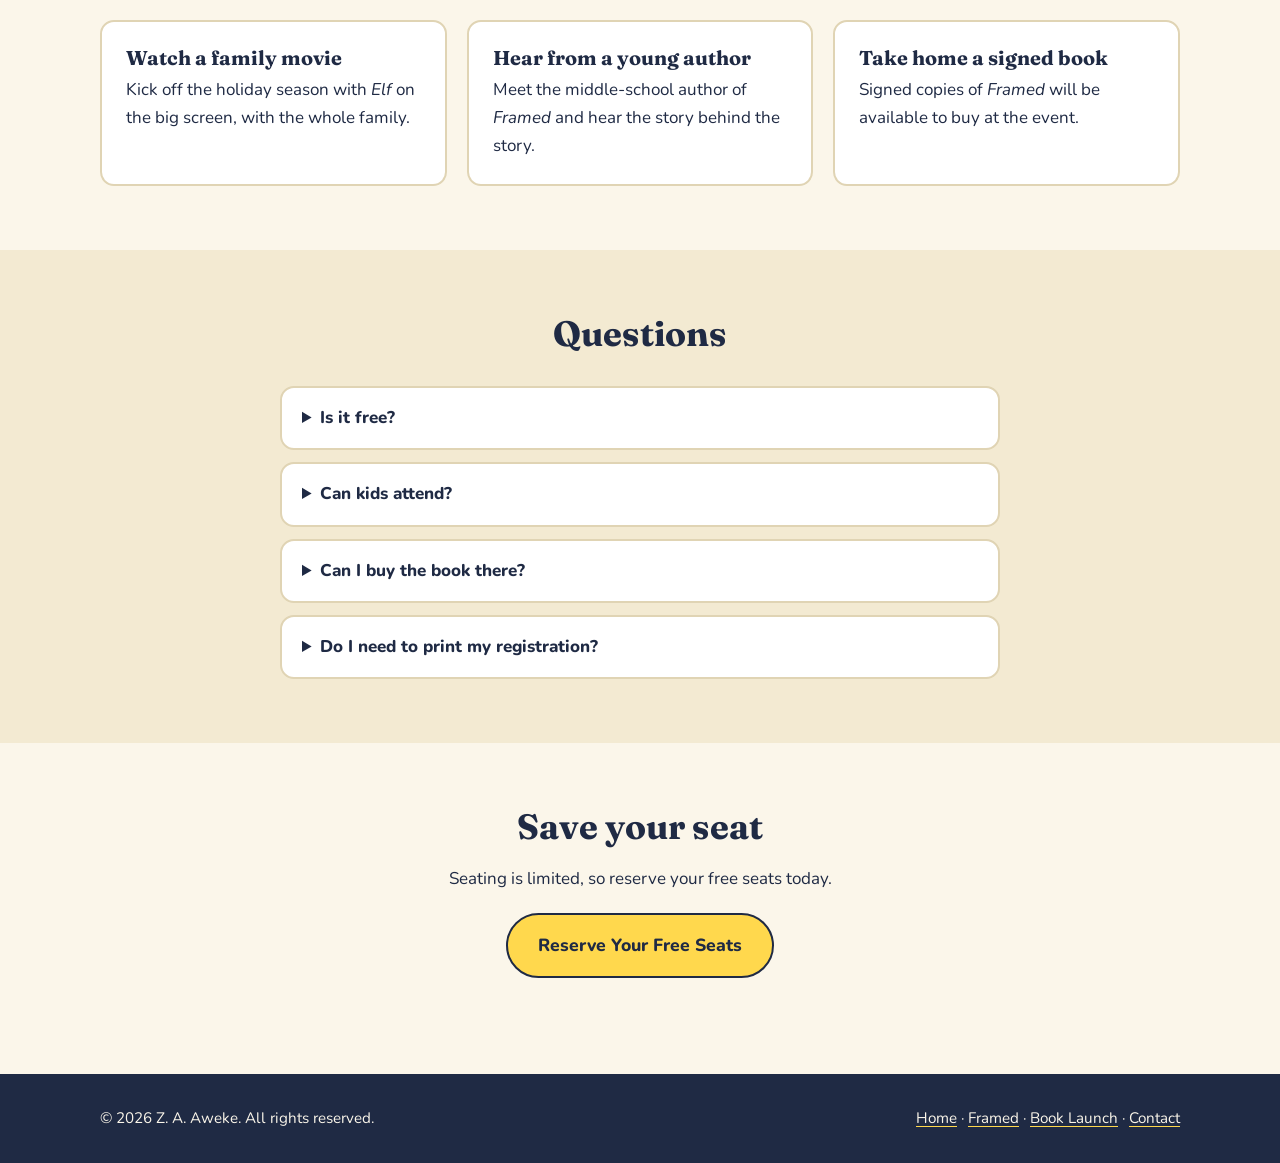
<file: launch.html>
<!DOCTYPE html>
<html lang="en">
<head>
  <meta charset="utf-8">
  <meta name="viewport" content="width=device-width, initial-scale=1">
  <title>FRAMED Book Launch &amp; Movie Morning | Z. A. Aweke</title>
  <meta name="description" content="Join Z. A. Aweke on Saturday, November 14, 2026 at B&amp;B Theatres Wylie 12 for a free screening of Elf, an author talk, and a signing of FRAMED. Seats are limited; registration required.">
  <link rel="canonical" href="https://honeybookery.com/launch.html">

  <!-- Open Graph (Facebook, iMessage, WhatsApp, LinkedIn, etc.) -->
  <meta property="og:type" content="website">
  <meta property="og:site_name" content="Z. A. Aweke">
  <meta property="og:title" content="FRAMED Book Launch &amp; Movie Morning – Sat, Nov 14">
  <meta property="og:description" content="Free family movie morning: Elf on the big screen, then an author talk and signed copies of FRAMED. B&amp;B Theatres Wylie 12. Seats limited, reserve yours.">
  <meta property="og:url" content="https://honeybookery.com/launch.html">
  <meta property="og:image" content="https://honeybookery.com/assets/images/launch-poster.jpg?v=2">
  <meta property="og:image:width" content="1024">
  <meta property="og:image:height" content="1536">
  <meta property="og:image:alt" content="Event poster for the FRAMED Book Launch and Movie Morning on Saturday, November 14, 2026 at B&amp;B Theatres Wylie 12.">
  <!-- Twitter / X -->
  <meta name="twitter:card" content="summary_large_image">
  <meta name="twitter:title" content="FRAMED Book Launch &amp; Movie Morning – Sat, Nov 14">
  <meta name="twitter:description" content="Free family movie morning: Elf, an author talk, and signed copies of FRAMED. Seats limited, reserve yours.">
  <meta name="twitter:image" content="https://honeybookery.com/assets/images/launch-poster.jpg?v=2">
  <meta name="twitter:image:alt" content="Event poster for the FRAMED Book Launch and Movie Morning on Saturday, November 14, 2026 at B&amp;B Theatres Wylie 12.">

  <link rel="icon" href="favicon.svg" type="image/svg+xml">
  <link rel="preconnect" href="https://fonts.googleapis.com">
  <link rel="preconnect" href="https://fonts.gstatic.com" crossorigin>
  <link href="https://fonts.googleapis.com/css2?family=Fraunces:opsz,wght@9..144,600;9..144,800&family=Nunito:wght@400;700;800&display=swap" rel="stylesheet">
  <link rel="stylesheet" href="css/style.css?v=5">

  <!-- schema.org Event -->
  <script type="application/ld+json">
  {
    "@context": "https://schema.org",
    "@type": "Event",
    "name": "FRAMED Book Launch & Movie Morning",
    "description": "A free family movie morning celebrating the launch of FRAMED by Z. A. Aweke: a screening of Elf, followed by an author speech and book signing. Seats are limited and registration is required.",
    "startDate": "2026-11-14T10:00:00-06:00",
    "doorTime": "2026-11-14T09:30:00-06:00",
    "eventStatus": "https://schema.org/EventScheduled",
    "eventAttendanceMode": "https://schema.org/OfflineEventAttendanceMode",
    "isAccessibleForFree": true,
    "image": ["https://honeybookery.com/assets/images/launch-poster.jpg?v=2"],
    "url": "https://honeybookery.com/launch.html",
    "location": {
      "@type": "Place",
      "name": "B&B Theatres Wylie 12",
      "address": {
        "@type": "PostalAddress",
        "streetAddress": "711 Woodbridge Pkwy",
        "addressLocality": "Wylie",
        "addressRegion": "TX",
        "postalCode": "75098",
        "addressCountry": "US"
      }
    },
    "offers": {
      "@type": "Offer",
      "name": "Free admission (registration required)",
      "price": "0",
      "priceCurrency": "USD",
      "availability": "https://schema.org/InStock",
      "url": "https://www.eventbrite.com/e/framed-book-launch-movie-morning-with-author-z-a-aweke-tickets-2003066935124?aff=honeybookery"
    },
    "performer": { "@type": "Person", "name": "Z. A. Aweke" },
    "organizer": { "@type": "Person", "name": "Z. A. Aweke", "url": "https://honeybookery.com/" }
  }
  </script>
</head>
<body>
  <a class="skip-link" href="#main">Skip to main content</a>

  <header class="site-header">
    <div class="wrap">
      <a class="brand" href="index.html"><span>Z. A. Aweke</span></a>
      <nav class="site-nav" aria-label="Main">
        <ul>
          <li><a href="index.html">Home</a></li>
          <li><a href="framed.html">Framed</a></li>
          <li><a href="launch.html" aria-current="page">Book Launch</a></li>
          <li><a href="contact.html">Contact</a></li>
        </ul>
      </nav>
    </div>
  </header>

  <main id="main">
    <!-- Hero -->
    <section class="event-hero" aria-labelledby="event-title">
      <div class="wrap">
        <div class="case-file">
          <span class="stamp" aria-hidden="true">You're invited</span>
          <span class="eyebrow">Book launch event</span>
          <h1 id="event-title">FRAMED Book Launch &amp; Movie Morning</h1>
          <p class="launch-date">Saturday, November 14, 2026</p>
          <p class="event-when">Doors open 9:30 AM &middot; Movie starts 10:00 AM</p>
          <p class="event-when">B&amp;B Theatres Wylie 12, Wylie, TX</p>
          <p class="event-free">Free &middot; Seats limited</p>
          <div class="btn-row event-cta" style="justify-content:center">
            <a class="btn btn-accent btn-lg" href="https://www.eventbrite.com/e/framed-book-launch-movie-morning-with-author-z-a-aweke-tickets-2003066935124?aff=honeybookery" target="_blank" rel="noopener noreferrer">Reserve Your Free Seats<span class="sr-only"> (opens in a new tab)</span></a>
          </div>
        </div>
      </div>
    </section>

    <!-- Poster + schedule + location -->
    <section class="section alt" aria-labelledby="details-title">
      <div class="wrap event-layout">
        <!-- Poster file: /assets/images/launch-poster.jpg -->
        <figure class="event-poster">
          <img src="assets/images/launch-poster.jpg?v=2" width="1024" height="1536" alt="Event poster for the FRAMED Book Launch and Movie Morning, a free family event: Saturday, November 14, doors at 9:30 AM and movie at 10:00 AM, at B&amp;B Theatres Wylie 12, 711 Woodbridge Pkwy, Wylie, TX. Meet middle-school author Z. A. Aweke with a special screening of Elf, an author speech, and a book signing. Free admission, seats limited. Includes a QR code to reserve a seat at honeybookery.com." loading="lazy">
        </figure>

        <div>
          <h2 id="details-title">The schedule</h2>
          <ol class="schedule">
            <li>
              <span class="schedule-time">9:30 AM</span>
              <span class="schedule-what">Doors open, book sales open</span>
            </li>
            <li>
              <span class="schedule-time">10:00 AM</span>
              <span class="schedule-what">Movie: <em>Elf</em></span>
            </li>
            <li>
              <span class="schedule-time">After the movie</span>
              <span class="schedule-what">Author speech and book signing</span>
            </li>
          </ol>

          <div class="card location-card">
            <h3>Location</h3>
            <address>
              <strong>B&amp;B Theatres Wylie 12</strong><br>
              711 Woodbridge Pkwy<br>
              Wylie, TX 75098
            </address>
            <div class="btn-row">
              <a class="btn btn-outline" href="https://www.google.com/maps/dir/?api=1&amp;destination=B%26B+Theatres+Wylie+12%2C+711+Woodbridge+Pkwy%2C+Wylie%2C+TX+75098" target="_blank" rel="noopener noreferrer">Get Directions<span class="sr-only"> (opens Google Maps in a new tab)</span></a>
            </div>
          </div>
        </div>
      </div>
    </section>

    <!-- Why come -->
    <section class="section" aria-labelledby="why-title">
      <div class="wrap">
        <h2 class="section-title" id="why-title">Why come?</h2>
        <div class="grid-3">
          <div class="card">
            <h3>Watch a family movie</h3>
            <p>Kick off the holiday season with <em>Elf</em> on the big screen, with the whole family.</p>
          </div>
          <div class="card">
            <h3>Hear from a young author</h3>
            <p>Meet the middle-school author of <em>Framed</em> and hear the story behind the story.</p>
          </div>
          <div class="card">
            <h3>Take home a signed book</h3>
            <p>Signed copies of <em>Framed</em> will be available to buy at the event.</p>
          </div>
        </div>
      </div>
    </section>

    <!-- FAQ -->
    <section class="section alt" aria-labelledby="faq-title">
      <div class="narrow">
        <h2 class="section-title" id="faq-title">Questions</h2>
        <div class="faq">
          <details>
            <summary>Is it free?</summary>
            <p>Yes! Admission is free, but seats are limited and registration is required.</p>
          </details>
          <details>
            <summary>Can kids attend?</summary>
            <p>Yes, it's a family event. Kids are welcome.</p>
          </details>
          <details>
            <summary>Can I buy the book there?</summary>
            <p>Yes. Signed copies of <em>Framed</em> will be available for purchase at the event.</p>
          </details>
          <details>
            <summary>Do I need to print my registration?</summary>
            <p>No need to print. Just show your confirmation email on your phone at check-in.</p>
          </details>
        </div>
      </div>
    </section>

    <!-- Bottom CTA -->
    <section class="section" id="reserve">
      <div class="narrow" style="text-align:center">
        <h2>Save your seat</h2>
        <p>Seating is limited, so reserve your free seats today.</p>
        <div class="btn-row event-cta" style="justify-content:center">
          <a class="btn btn-accent btn-lg" href="https://www.eventbrite.com/e/framed-book-launch-movie-morning-with-author-z-a-aweke-tickets-2003066935124?aff=honeybookery" target="_blank" rel="noopener noreferrer">Reserve Your Free Seats<span class="sr-only"> (opens in a new tab)</span></a>
        </div>
      </div>
    </section>
  </main>

  <footer class="site-footer">
    <div class="wrap">
      <span>&copy; 2026 Z. A. Aweke. All rights reserved.</span>
      <nav aria-label="Footer">
        <a href="index.html">Home</a> &middot; <a href="framed.html">Framed</a> &middot; <a href="launch.html">Book Launch</a> &middot; <a href="contact.html">Contact</a>
      </nav>
    </div>
  </footer>
</body>
</html>
</file>
<file: css/style.css>
/* ==========================================================================
   Z. A. Aweke — author site
   Direction: "Detective's Notebook"
   Colors and fonts are defined once in the :root block below.
   Fonts (Fraunces + Nunito) load from Google Fonts in each page's <head>.
   ========================================================================== */

/* ---------- Theme A (default): Detective's Notebook ---------- */
:root {
  --bg: #fbf6ea;          /* notebook paper */
  --bg-alt: #f3ead2;      /* darker paper band */
  --surface: #ffffff;
  --ink: #1f2a44;         /* navy ink */
  --ink-soft: #46516d;
  --accent: #ffd84d;      /* highlighter yellow */
  --accent-ink: #1f2a44;  /* text on accent */
  --pop: #c93a3a;         /* red-pen */
  --line: #e0d4b4;
  --font-head: "Fraunces", Georgia, "Times New Roman", serif;
  --font-body: "Nunito", system-ui, -apple-system, "Segoe UI", sans-serif;
  --radius: 14px;
  --shadow: 0 6px 20px rgba(31, 42, 68, 0.12);
}

/* ---------- Base ---------- */
*,
*::before,
*::after { box-sizing: border-box; }

html { scroll-behavior: smooth; }

body {
  margin: 0;
  background: var(--bg);
  color: var(--ink);
  font-family: var(--font-body);
  font-size: 1.0625rem;
  line-height: 1.65;
  -webkit-font-smoothing: antialiased;
}

img { max-width: 100%; height: auto; display: block; }

h1, h2, h3 {
  font-family: var(--font-head);
  line-height: 1.15;
  margin: 0 0 0.5em;
  color: var(--ink);
}
h1 { font-size: clamp(2.2rem, 6vw, 3.6rem); font-weight: 800; }
h2 { font-size: clamp(1.6rem, 4vw, 2.2rem); font-weight: 700; }
h3 { font-size: 1.25rem; font-weight: 700; }

p { margin: 0 0 1em; }
a { color: var(--ink); text-decoration-color: var(--pop); text-underline-offset: 3px; }
a:hover { color: var(--pop); }

:focus-visible {
  outline: 3px solid var(--pop);
  outline-offset: 3px;
  border-radius: 4px;
}

.skip-link {
  position: absolute;
  left: -999px;
  top: 0;
  background: var(--ink);
  color: var(--bg);
  padding: 0.6rem 1rem;
  z-index: 100;
}
.skip-link:focus { left: 0.5rem; top: 0.5rem; }

.sr-only {
  position: absolute;
  width: 1px;
  height: 1px;
  margin: -1px;
  padding: 0;
  overflow: hidden;
  clip: rect(0, 0, 0, 0);
  white-space: nowrap;
  border: 0;
}

.wrap { width: min(1080px, 100% - 2rem); margin-inline: auto; }
.narrow { width: min(720px, 100% - 2rem); margin-inline: auto; }

/* ---------- Header / nav ---------- */
.site-header {
  background: var(--bg);
  border-bottom: 2px solid var(--line);
  position: sticky;
  top: 0;
  z-index: 50;
}
.site-header .wrap {
  display: flex;
  align-items: center;
  justify-content: space-between;
  flex-wrap: wrap;
  gap: 0.5rem 1.5rem;
  padding-block: 0.75rem;
}
.brand {
  font-family: var(--font-head);
  font-weight: 800;
  font-size: 1.4rem;
  text-decoration: none;
  color: var(--ink);
}
.brand span {
  background: linear-gradient(transparent 55%, var(--accent) 55%);
  padding: 0 0.15em;
}
.site-nav ul {
  list-style: none;
  display: flex;
  gap: 0.25rem;
  margin: 0;
  padding: 0;
  flex-wrap: wrap;
}
.site-nav a {
  display: block;
  padding: 0.45rem 0.9rem;
  border-radius: 999px;
  text-decoration: none;
  font-weight: 700;
}
.site-nav a:hover { background: var(--bg-alt); color: var(--ink); }
.site-nav a[aria-current="page"] { background: var(--accent); color: var(--accent-ink); }

/* ---------- Buttons ---------- */
.btn {
  display: inline-flex;
  align-items: center;
  justify-content: center;
  gap: 0.5rem;
  padding: 0.85rem 1.5rem;
  border: 2px solid var(--ink);
  border-radius: 999px;
  font: inherit;
  font-weight: 800;
  text-decoration: none;
  cursor: pointer;
  background: var(--ink);
  color: var(--bg);
  transition: transform 0.12s ease, box-shadow 0.12s ease;
}
.btn:hover { transform: translateY(-2px); box-shadow: var(--shadow); color: var(--bg); }
.btn-accent { background: var(--accent); color: var(--accent-ink); }
.btn-accent:hover { color: var(--accent-ink); }
.btn-outline { background: transparent; color: var(--ink); }
.btn-outline:hover { color: var(--ink); background: var(--bg-alt); }
.btn-row { display: flex; flex-wrap: wrap; gap: 0.75rem; margin-top: 1.25rem; }

/* ---------- Hero ---------- */
.hero { padding: clamp(2.5rem, 8vw, 5rem) 0 clamp(2rem, 6vw, 3.5rem); }
.hero .wrap { display: grid; gap: 2.5rem; align-items: center; }
.eyebrow {
  display: inline-block;
  font-weight: 800;
  letter-spacing: 0.08em;
  text-transform: uppercase;
  font-size: 0.85rem;
  color: var(--pop);
  margin-bottom: 0.75rem;
}
.lede { font-size: 1.2rem; color: var(--ink-soft); max-width: 34rem; }
.hl { background: linear-gradient(transparent 58%, var(--accent) 58%); padding: 0 0.1em; }

@media (min-width: 800px) {
  .hero .wrap { grid-template-columns: 1.2fr 0.8fr; }
}

/* ---------- Book image (transparent cut-out of the paperback mockup) ---------- */
.book-mock {
  width: min(360px, 84%);
  height: auto;
  margin-inline: auto;
  filter: drop-shadow(0 20px 18px rgba(31, 42, 68, 0.28));
}

/* ---------- Sections ---------- */
.section { padding: clamp(2.5rem, 6vw, 4rem) 0; }
.section.alt { background: var(--bg-alt); }
.section-title { text-align: center; margin-bottom: 2rem; }

.card {
  background: var(--surface);
  border: 2px solid var(--line);
  border-radius: var(--radius);
  padding: 1.5rem;
}
.grid-3 { display: grid; gap: 1.25rem; }
@media (min-width: 760px) { .grid-3 { grid-template-columns: repeat(3, 1fr); } }
.card h3 { margin-bottom: 0.4rem; }
.card p:last-child { margin-bottom: 0; }

/* ---------- Author bio ---------- */
.bio-layout { display: grid; gap: 2rem; align-items: center; }
@media (min-width: 800px) { .bio-layout { grid-template-columns: 0.9fr 1.1fr; } }
.bio-photo { margin: 0; }
.bio-photo img {
  width: 100%;
  border-radius: var(--radius);
  border: 3px solid var(--ink);
  box-shadow: 8px 8px 0 var(--accent);
}
.bio-text h2 { margin-bottom: 0.6em; }

/* ---------- Book page ---------- */
.book-layout { display: grid; gap: 2.5rem; align-items: start; }
@media (min-width: 800px) { .book-layout { grid-template-columns: 0.8fr 1.2fr; } }
.book-sub { font-size: 1.25rem; color: var(--ink-soft); font-style: italic; margin-bottom: 1rem; }
.tags { display: flex; flex-wrap: wrap; gap: 0.5rem; padding: 0; margin: 0 0 1.25rem; list-style: none; }
.tags li {
  background: var(--accent);
  color: var(--accent-ink);
  font-weight: 800;
  font-size: 0.9rem;
  padding: 0.25rem 0.8rem;
  border-radius: 999px;
}
.buy-box {
  background: var(--surface);
  border: 2px dashed var(--ink);
  border-radius: var(--radius);
  padding: 1.25rem 1.5rem;
  margin-top: 1.5rem;
}
.buy-box h2 { font-size: 1.3rem; margin-bottom: 0.25rem; }
.buy-box .btn-row { margin-top: 0.75rem; }
.small { font-size: 0.92rem; color: var(--ink-soft); }

/* ---------- Contact form ---------- */
.form-card { background: var(--surface); border: 2px solid var(--line); border-radius: var(--radius); padding: clamp(1.25rem, 4vw, 2rem); }
.field { margin-bottom: 1.15rem; }
label { display: block; font-weight: 800; margin-bottom: 0.3rem; }
input[type="text"], input[type="email"], select, textarea {
  width: 100%;
  font: inherit;
  color: var(--ink);
  background: var(--bg);
  border: 2px solid var(--ink);
  border-radius: 10px;
  padding: 0.7rem 0.85rem;
}
textarea { min-height: 9rem; resize: vertical; }
.hp { display: none !important; } /* spam honeypot: display:none so browser autofill skips it */
.form-status { margin-top: 1rem; font-weight: 700; min-height: 1.5em; }
.form-status.ok { color: #1c6b3a; }
.form-status.err { color: var(--pop); }
.note {
  background: var(--bg-alt);
  border-left: 5px solid var(--accent);
  border-radius: 8px;
  padding: 0.85rem 1rem;
  margin-top: 1.5rem;
  font-size: 0.95rem;
}

/* ---------- Footer ---------- */
.site-footer {
  background: var(--ink);
  color: var(--bg);
  padding: 2rem 0;
  margin-top: 2rem;
  font-size: 0.95rem;
}
.site-footer a { color: var(--bg); text-decoration-color: var(--accent); }
.site-footer .wrap { display: flex; flex-wrap: wrap; justify-content: space-between; gap: 0.75rem 2rem; }

/* ---------- Giving back ---------- */
.giving {
  display: grid;
  gap: 1.5rem 2.5rem;
  align-items: center;
  background: var(--surface);
  border: 2px solid var(--line);
  border-radius: var(--radius);
  padding: clamp(1.5rem, 5vw, 2.75rem);
}
@media (min-width: 760px) { .giving { grid-template-columns: auto 1fr; } }
.giving-figure {
  display: grid;
  place-content: center;
  text-align: center;
  width: clamp(140px, 30vw, 190px);
  aspect-ratio: 1;
  margin-inline: auto;
  border-radius: 50%;
  background: var(--accent);
  border: 3px solid var(--ink);
  box-shadow: 6px 6px 0 var(--ink);
}
.giving-pct {
  font-family: var(--font-head);
  font-weight: 800;
  font-size: clamp(2.6rem, 8vw, 3.6rem);
  line-height: 1;
  color: var(--ink);
}
.giving-cap {
  font-weight: 800;
  font-size: 0.8rem;
  letter-spacing: 0.1em;
  text-transform: uppercase;
  margin-top: 0.3rem;
}
.giving-body h2 { margin-bottom: 0.5em; }
.giving-body .btn-row { margin-top: 0.5rem; }
.giving-note {
  margin: 1rem 0 0;
  padding-top: 0.85rem;
  border-top: 1px dashed var(--line);
  font-size: 0.92rem;
  color: var(--ink-soft);
}

/* ---------- Launch countdown ("case file") ---------- */
[hidden] { display: none !important; }

.launch { padding: 0 0 clamp(2.5rem, 6vw, 4rem); }
.case-file {
  position: relative;
  text-align: center;
  background:
    repeating-linear-gradient(transparent 0 31px, rgba(31, 42, 68, 0.07) 31px 32px),
    var(--surface);
  border: 3px solid var(--ink);
  border-radius: var(--radius);
  box-shadow: 10px 10px 0 var(--accent);
  padding: clamp(1.75rem, 5vw, 3rem) clamp(1rem, 4vw, 2.5rem);
  overflow: hidden;
}
/* red margin line, like notebook paper */
.case-file::before {
  content: "";
  position: absolute;
  top: 0; bottom: 0; left: clamp(14px, 4vw, 40px);
  width: 2px;
  background: rgba(201, 58, 58, 0.35);
}
@media (max-width: 560px) { .case-file .eyebrow { margin-top: 1.6rem; } }
.case-file h2 { font-size: clamp(1.8rem, 5vw, 2.6rem); margin-bottom: 0.2em; }
.launch-date {
  display: inline-block;
  font-weight: 800;
  font-size: 1.1rem;
  background: linear-gradient(transparent 55%, var(--accent) 55%);
  padding: 0 0.2em;
  margin-bottom: 1.5rem;
}
.stamp {
  position: absolute;
  top: 1.1rem; right: -0.25rem;
  transform: rotate(12deg);
  font-family: var(--font-head);
  font-weight: 800;
  text-transform: uppercase;
  letter-spacing: 0.08em;
  font-size: clamp(0.75rem, 2vw, 0.95rem);
  color: var(--pop);
  border: 3px solid var(--pop);
  border-radius: 6px;
  padding: 0.2rem 0.6rem;
  opacity: 0.85;
  animation: stamp-in 0.6s cubic-bezier(.2,1.6,.4,1) 0.3s both;
}
.cd-grid {
  list-style: none;
  margin: 0 auto 1.25rem;
  padding: 0;
  display: grid;
  grid-template-columns: repeat(4, minmax(0, 1fr));
  gap: clamp(0.4rem, 2vw, 1rem);
  max-width: 620px;
}
.cd-unit {
  background: var(--ink);
  color: var(--bg);
  border-radius: 12px;
  padding: clamp(0.6rem, 2.5vw, 1.1rem) 0.25rem;
  box-shadow: 0 4px 0 var(--pop);
}
.cd-num {
  display: block;
  font-family: var(--font-head);
  font-weight: 800;
  font-size: clamp(1.9rem, 8vw, 3.6rem);
  line-height: 1;
  font-variant-numeric: tabular-nums;
  color: var(--accent);
}
.cd-num.tick { animation: tick 0.45s ease-out; }
.cd-label {
  display: block;
  margin-top: 0.35rem;
  font-weight: 800;
  font-size: clamp(0.65rem, 2vw, 0.85rem);
  letter-spacing: 0.1em;
  text-transform: uppercase;
}
.launch-note { color: var(--ink-soft); font-size: 1.1rem; margin-bottom: 0; }
.case-file .btn-row { justify-content: center; }

/* final week: seconds box glows red-pen */
.case-file.is-close .cd-unit:last-child { background: var(--pop); box-shadow: 0 4px 0 var(--ink); }
.case-file.is-close .cd-unit:last-child .cd-num { color: #fff; }
.case-file.is-live h2 { animation: pop-in 0.7s cubic-bezier(.2,1.6,.4,1) both; }

@keyframes tick {
  0%   { transform: translateY(-35%) scale(1.15); opacity: 0.2; }
  100% { transform: none; opacity: 1; }
}
@keyframes stamp-in {
  0%   { transform: rotate(12deg) scale(2.2); opacity: 0; }
  100% { transform: rotate(12deg) scale(1); opacity: 0.85; }
}
@keyframes pop-in {
  0%   { transform: scale(0.6); opacity: 0; }
  100% { transform: none; opacity: 1; }
}

@media (prefers-reduced-motion: reduce) {
  .stamp, .cd-num.tick, .case-file.is-live h2 { animation: none; }
  html { scroll-behavior: auto; }
  .btn, .btn:hover { transition: none; transform: none; }
}

/* ==========================================================================
   Book launch event (launch.html, homepage banner, book-page callout)
   ========================================================================== */

/* ---------- Homepage announcement banner ---------- */
.event-banner {
  background: var(--ink);
  color: var(--bg);
  text-align: center;
  font-weight: 700;
  font-size: 0.95rem;
  line-height: 1.4;
  border-bottom: 3px solid var(--accent);
}
.event-banner a {
  display: block;
  padding: 0.6rem 1rem;
  color: var(--bg);
  text-decoration: none;
}
.event-banner a:hover { color: var(--bg); background: #2a3657; }
.event-banner strong { color: var(--accent); }
.event-banner .cta {
  display: inline-block;
  margin-left: 0.4rem;
  white-space: nowrap;
  color: var(--accent);
  text-decoration: underline;
  text-decoration-color: var(--accent);
  text-underline-offset: 3px;
}
@media (max-width: 560px) {
  .event-banner { font-size: 0.88rem; }
  .event-banner .cta { display: block; margin: 0.15rem 0 0; }
}

/* ---------- Book-page callout ---------- */
.event-callout {
  background: var(--bg-alt);
  border-left: 5px solid var(--pop);
  border-radius: 8px;
  padding: 1rem 1.25rem;
  margin-top: 1.5rem;
}
.event-callout h2 { font-size: 1.2rem; margin-bottom: 0.25rem; }
.event-callout p { margin-bottom: 0.6rem; }
.event-callout p:last-child { margin-bottom: 0; }
.event-callout a { font-weight: 800; }

/* ---------- Event page ---------- */
.event-hero { padding: clamp(2rem, 6vw, 3.5rem) 0 clamp(2.5rem, 6vw, 4rem); }
.event-hero h1 { font-size: clamp(2rem, 6.5vw, 3.4rem); margin-bottom: 0.35em; }
.event-hero .launch-date { margin-bottom: 0.4rem; }
.event-when { font-weight: 700; color: var(--ink-soft); margin-bottom: 0.25rem; }
.event-free {
  display: inline-block;
  background: var(--pop);
  color: #fff;
  font-weight: 800;
  font-size: 0.85rem;
  letter-spacing: 0.08em;
  text-transform: uppercase;
  border-radius: 999px;
  padding: 0.25rem 0.85rem;
  margin: 0.5rem 0 0;
}
.btn-lg { font-size: 1.1rem; padding: 1rem 1.9rem; }

.event-layout { display: grid; gap: 2.5rem; align-items: start; }
@media (min-width: 800px) { .event-layout { grid-template-columns: 0.85fr 1.15fr; } }
.event-poster { margin: 0; }
.event-poster img {
  width: 100%;
  max-width: 460px;
  margin-inline: auto;
  border-radius: var(--radius);
  border: 3px solid var(--ink);
  box-shadow: 8px 8px 0 var(--accent);
}

.schedule { list-style: none; margin: 0 0 2rem; padding: 0; }
.schedule li {
  display: grid;
  grid-template-columns: 7.5rem 1fr;
  gap: 0.25rem 1rem;
  padding: 0.85rem 0;
  border-bottom: 1px dashed var(--line);
}
.schedule li:first-child { border-top: 1px dashed var(--line); }
.schedule-time {
  font-family: var(--font-head);
  font-weight: 800;
  color: var(--pop);
}
.schedule-what { font-weight: 700; }
@media (max-width: 420px) {
  .schedule li { grid-template-columns: 1fr; }
}

.location-card address { font-style: normal; margin-bottom: 0.25rem; }
.location-card .btn-row { margin-top: 0.75rem; }

.faq { display: grid; gap: 0.75rem; }
.faq details {
  background: var(--surface);
  border: 2px solid var(--line);
  border-radius: var(--radius);
  padding: 0 1.25rem;
}
.faq summary {
  cursor: pointer;
  font-weight: 800;
  padding: 1rem 0;
  list-style-position: inside;
}
.faq details[open] summary { border-bottom: 1px dashed var(--line); margin-bottom: 0.75rem; }
.faq details p { margin-bottom: 1rem; }

@media (max-width: 560px) {
  .event-cta .btn { width: 100%; }
}

/* ---------- Book page: sneak peek (open-book spread) ---------- */
.sneak-peek-head { text-align: center; max-width: 620px; margin: 0 auto 1rem; }
.sneak-peek-head h2 { margin-top: 0.25rem; }
.sneak-peek-head p { color: var(--ink-soft); }
.sneak-peek-figure { margin: 0; text-align: center; }
.sneak-peek-figure a { display: block; max-width: 900px; margin-inline: auto; border-radius: var(--radius); }
.sneak-peek-figure img {
  display: block;
  width: 100%;
  height: auto;
  transition: transform 0.3s ease;
}
.sneak-peek-figure a:hover img,
.sneak-peek-figure a:focus-visible img { transform: translateY(-4px) scale(1.01); }
.sneak-peek-figure figcaption { margin-top: 0.25rem; font-size: 0.92rem; color: var(--ink-soft); font-style: italic; }
@media (prefers-reduced-motion: reduce) {
  .sneak-peek-figure img { transition: none; }
  .sneak-peek-figure a:hover img, .sneak-peek-figure a:focus-visible img { transform: none; }
}
</file>
